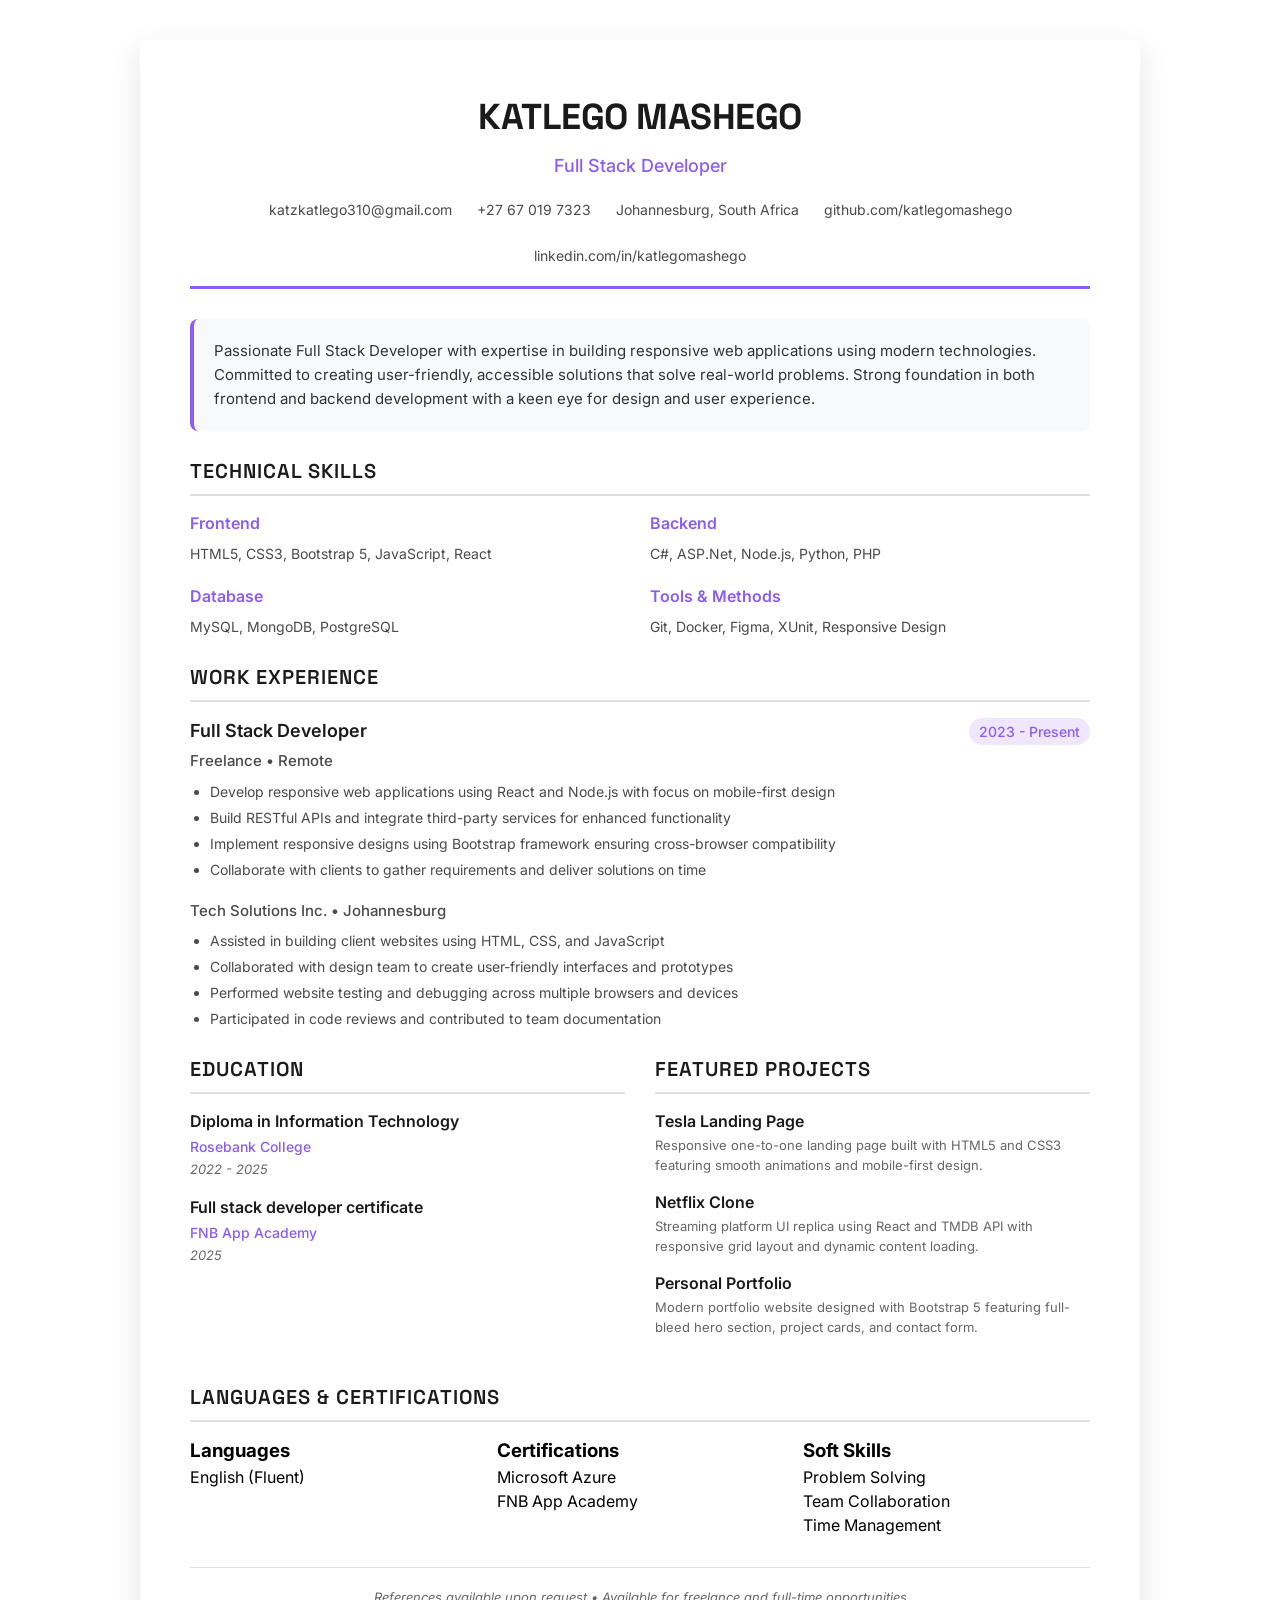
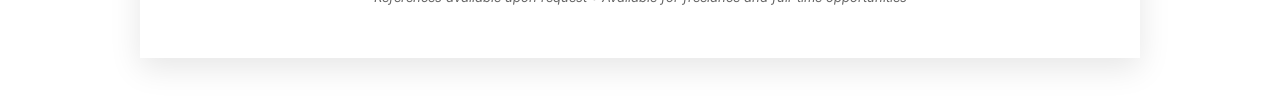
<file: CVPrint.html>
<!DOCTYPE html>
<html lang="en">
<head>
    <meta charset="UTF-8">
    <meta name="viewport" content="width=device-width, initial-scale=1.0">
    <title>Katlego Mashego - Professional Résumé</title>
    
    <!-- Google Fonts (same as main site) -->
    <link rel="preconnect" href="https://fonts.googleapis.com">
    <link rel="preconnect" href="https://fonts.gstatic.com" crossorigin>
    <link href="https://fonts.googleapis.com/css2?family=Inter:wght@300;400;500;600;700&family=Space+Grotesk:wght@400;500;600;700&display=swap" rel="stylesheet">
    <link rel="stylesheet" href="CV.css">
</head>
<body>
    <div class="resume-container">
        <!-- HEADER -->
        <div class="resume-header">
            <h1>KATLEGO MASHEGO</h1>
            <div class="resume-title">Full Stack Developer</div>
            <div class="resume-contact">
                <span> katzkatlego310@gmail.com</span>
                <span> +27 67 019 7323</span>
                <span> Johannesburg, South Africa</span>
                <span> github.com/katlegomashego</span>
                <span>linkedin.com/in/katlegomashego</span>
            </div>
        </div>

        <!-- PROFESSIONAL SUMMARY -->
        <div class="resume-summary">
            <p>Passionate Full Stack Developer with expertise in building responsive web applications using modern technologies. Committed to creating user-friendly, accessible solutions that solve real-world problems. Strong foundation in both frontend and backend development with a keen eye for design and user experience.</p>
        </div>

        <!-- TECHNICAL SKILLS -->
        <div class="resume-section">
            <h2>Technical Skills</h2>
            <div class="skills-grid">
                <div class="skill-category">
                    <h3>Frontend</h3>
                    <p>HTML5, CSS3, Bootstrap 5, JavaScript, React</p>
                </div>
                <div class="skill-category">
                    <h3>Backend</h3>
                    <p>C#, ASP.Net, Node.js, Python, PHP</p>
                </div>
                <div class="skill-category">
                    <h3>Database</h3>
                    <p>MySQL, MongoDB, PostgreSQL</p>
                </div>
                <div class="skill-category">
                    <h3>Tools & Methods</h3>
                    <p>Git, Docker, Figma, XUnit, Responsive Design</p>
                </div>
            </div>
        </div>

        <!-- WORK EXPERIENCE -->
        <div class="resume-section">
            <h2>Work Experience</h2>
            
            <div class="resume-item">
                <div class="item-header">
                    <h3>Full Stack Developer</h3>
                    <span class="item-date">2023 - Present</span>
                </div>
                <div class="item-subtitle">Freelance • Remote</div>
                <ul>
                    <li>Develop responsive web applications using React and Node.js with focus on mobile-first design</li>
                    <li>Build RESTful APIs and integrate third-party services for enhanced functionality</li>
                    <li>Implement responsive designs using Bootstrap framework ensuring cross-browser compatibility</li>
                    <li>Collaborate with clients to gather requirements and deliver solutions on time</li>
                </ul>
            </div>

            <div class="resume-item">
                <div class="item-subtitle">Tech Solutions Inc. • Johannesburg</div>
                <ul>
                    <li>Assisted in building client websites using HTML, CSS, and JavaScript</li>
                    <li>Collaborated with design team to create user-friendly interfaces and prototypes</li>
                    <li>Performed website testing and debugging across multiple browsers and devices</li>
                    <li>Participated in code reviews and contributed to team documentation</li>
                </ul>
            </div>
        </div>

        <!-- EDUCATION & PROJECTS (TWO COLUMNS) -->
        <div class="two-column">
            <!-- LEFT COLUMN: EDUCATION -->
            <div>
                <div class="resume-section">
                    <h2>Education</h2>
                    
                    <div class="education-item">
                        <h3>Diploma in Information Technology</h3>
                        <div class="school">Rosebank College</div>
                        <div class="date">2022 - 2025 </div>
                    </div>
                    
                    <div class="education-item">
                        <h3>Full stack developer certificate</h3>
                        <div class="school">FNB App Academy</div>
                        <div class="date">2025</div>
                    </div>
                </div>
            </div>
            
            <!-- RIGHT COLUMN: PROJECTS -->
            <div>
                <div class="resume-section">
                    <h2>Featured Projects</h2>
                    
                    <div class="project-item">
                        <h3>Tesla Landing Page</h3>
                        <p>Responsive one-to-one landing page built with HTML5 and CSS3 featuring smooth animations and mobile-first design.</p>
                    </div>
                    
                    <div class="project-item">
                        <h3>Netflix Clone</h3>
                        <p>Streaming platform UI replica using React and TMDB API with responsive grid layout and dynamic content loading.</p>
                    </div>
                    
                    <div class="project-item">
                        <h3>Personal Portfolio</h3>
                        <p>Modern portfolio website designed with Bootstrap 5 featuring full-bleed hero section, project cards, and contact form.</p>
                    </div>
                </div>
            </div>
        </div>

        <!-- ADDITIONAL SKILLS -->
        <div class="resume-section">
            <h2>Languages & Certifications</h2>
            <div class="skills-grid" style="grid-template-columns: repeat(3, 1fr);">
                <div>
                    <h3>Languages</h3>
                    <p>English (Fluent)</p>
                </div>
                <div>
                    <h3>Certifications</h3>
                    <p>Microsoft Azure<br>FNB App Academy</p>
                </div>
                <div>
                    <h3>Soft Skills</h3>
                    <p>Problem Solving<br>Team Collaboration<br>Time Management</p>
                </div>
            </div>
        </div>

        <!-- FOOTER -->
        <div class="resume-footer">
            <p>References available upon request • Available for freelance and full-time opportunities</p>
        </div>
    </div>
</body>
</html>
</file>
<file: CV.css>
* {
            margin: 0;
            padding: 0;
            box-sizing: border-box;
        }
        
        body {
            font-family: 'Inter', 'Arial', sans-serif;
            background: white;
            line-height: 1.5;
            color: #000;
            padding: 40px 20px;
            display: flex;
            justify-content: center;
        }
        
        /* ===== RÉSUMÉ CONTAINER ===== */
        .resume-container {
            max-width: 1000px;
            width: 100%;
            background: white;
            box-shadow: 0 10px 30px rgba(0,0,0,0.1);
            padding: 50px;
            margin: 0 auto;
        }
        
        /* ===== HEADER SECTION ===== */
        .resume-header {
            text-align: center;
            margin-bottom: 30px;
            padding-bottom: 20px;
            border-bottom: 3px solid #8B5CF6;
        }
        
        .resume-header h1 {
            font-family: 'Space Grotesk', sans-serif;
            font-size: 36px;
            font-weight: 700;
            color: #1a1a1a;
            margin-bottom: 8px;
            letter-spacing: -0.5px;
        }
        
        .resume-title {
            font-size: 18px;
            color: #8B5CF6;
            font-weight: 500;
            margin-bottom: 20px;
        }
        
        .resume-contact {
            display: flex;
            flex-wrap: wrap;
            justify-content: center;
            gap: 25px;
            font-size: 14px;
            color: #4a4a4a;
        }
        
        .resume-contact span {
            display: flex;
            align-items: center;
            gap: 5px;
        }
        
        /* ===== SECTION STYLES ===== */
        .resume-section {
            margin-bottom: 25px;
            page-break-inside: avoid;
        }
        
        .resume-section h2 {
            font-family: 'Space Grotesk', sans-serif;
            font-size: 20px;
            font-weight: 600;
            color: #1a1a1a;
            border-bottom: 2px solid #e0e0e0;
            padding-bottom: 8px;
            margin-bottom: 15px;
            text-transform: uppercase;
            letter-spacing: 1px;
        }
        
        /* ===== SUMMARY ===== */
        .resume-summary {
            background: #f8f9fa;
            padding: 20px;
            border-radius: 8px;
            margin-bottom: 25px;
            border-left: 4px solid #8B5CF6;
        }
        
        .resume-summary p {
            font-size: 15px;
            line-height: 1.6;
            color: #333;
            margin: 0;
        }
        
        /* ===== SKILLS GRID ===== */
        .skills-grid {
            display: grid;
            grid-template-columns: repeat(2, 1fr);
            gap: 20px;
            margin-bottom: 10px;
        }
        
        .skill-category h3 {
            font-size: 16px;
            font-weight: 600;
            color: #8B5CF6;
            margin-bottom: 8px;
        }
        
        .skill-category p {
            font-size: 14px;
            color: #4a4a4a;
            line-height: 1.5;
        }
        
        /* ===== EXPERIENCE ITEMS ===== */
        .resume-item {
            margin-bottom: 20px;
            page-break-inside: avoid;
        }
        
        .item-header {
            display: flex;
            justify-content: space-between;
            align-items: baseline;
            flex-wrap: wrap;
            margin-bottom: 5px;
        }
        
        .item-header h3 {
            font-size: 18px;
            font-weight: 600;
            color: #1a1a1a;
        }
        
        .item-date {
            font-size: 14px;
            color: #8B5CF6;
            font-weight: 500;
            background: #f0e7ff;
            padding: 3px 10px;
            border-radius: 20px;
        }
        
        .item-subtitle {
            font-size: 15px;
            font-weight: 500;
            color: #4a4a4a;
            margin-bottom: 8px;
        }
        
        .resume-item ul {
            margin-left: 20px;
            margin-top: 5px;
        }
        
        .resume-item li {
            font-size: 14px;
            color: #4a4a4a;
            margin-bottom: 5px;
            line-height: 1.5;
        }
        
        /* ===== TWO COLUMN LAYOUT ===== */
        .two-column {
            display: grid;
            grid-template-columns: 1fr 1fr;
            gap: 30px;
            margin-bottom: 20px;
        }
        
        .education-item {
            margin-bottom: 15px;
        }
        
        .education-item h3 {
            font-size: 16px;
            font-weight: 600;
            color: #1a1a1a;
            margin-bottom: 3px;
        }
        
        .education-item .school {
            font-size: 14px;
            color: #8B5CF6;
            font-weight: 500;
            margin-bottom: 3px;
        }
        
        .education-item .date {
            font-size: 13px;
            color: #666;
            font-style: italic;
        }
        
        .project-item {
            margin-bottom: 15px;
        }
        
        .project-item h3 {
            font-size: 16px;
            font-weight: 600;
            color: #1a1a1a;
            margin-bottom: 3px;
        }
        
        .project-item p {
            font-size: 13px;
            color: #666;
        }
        
        /* ===== FOOTER ===== */
        .resume-footer {
            margin-top: 30px;
            padding-top: 20px;
            border-top: 1px solid #e0e0e0;
            text-align: center;
            font-size: 13px;
            color: #666;
            font-style: italic;
        }
        
        /* ===== PRINT OPTIMIZATION ===== */
        @media print {
            body {
                padding: 0;
                background: white;
            }
            
            .resume-container {
                box-shadow: none;
                padding: 0.5in;
                max-width: 100%;
            }
            
            .resume-summary {
                background: none;
                border-left: 2px solid #8B5CF6;
            }
            
            .item-date {
                background: none;
                color: #555;
                padding: 0;
            }
            
            .resume-contact span {
                color: black;
            }
            
            /* Ensure links don't show URLs */
            a {
                text-decoration: none;
                color: black;
            }
            
            a[href]::after {
                content: none !important;
            }
        }
        
        /* ===== RESPONSIVE ===== */
        @media (max-width: 768px) {
            .resume-container {
                padding: 25px;
            }
            
            .resume-contact {
                flex-direction: column;
                gap: 10px;
                align-items: center;
            }
            
            .skills-grid {
                grid-template-columns: 1fr;
            }
            
            .two-column {
                grid-template-columns: 1fr;
                gap: 20px;
            }
            
            .item-header {
                flex-direction: column;
                gap: 5px;
            }
            
            .item-date {
                align-self: flex-start;
            }
        }
</file>
